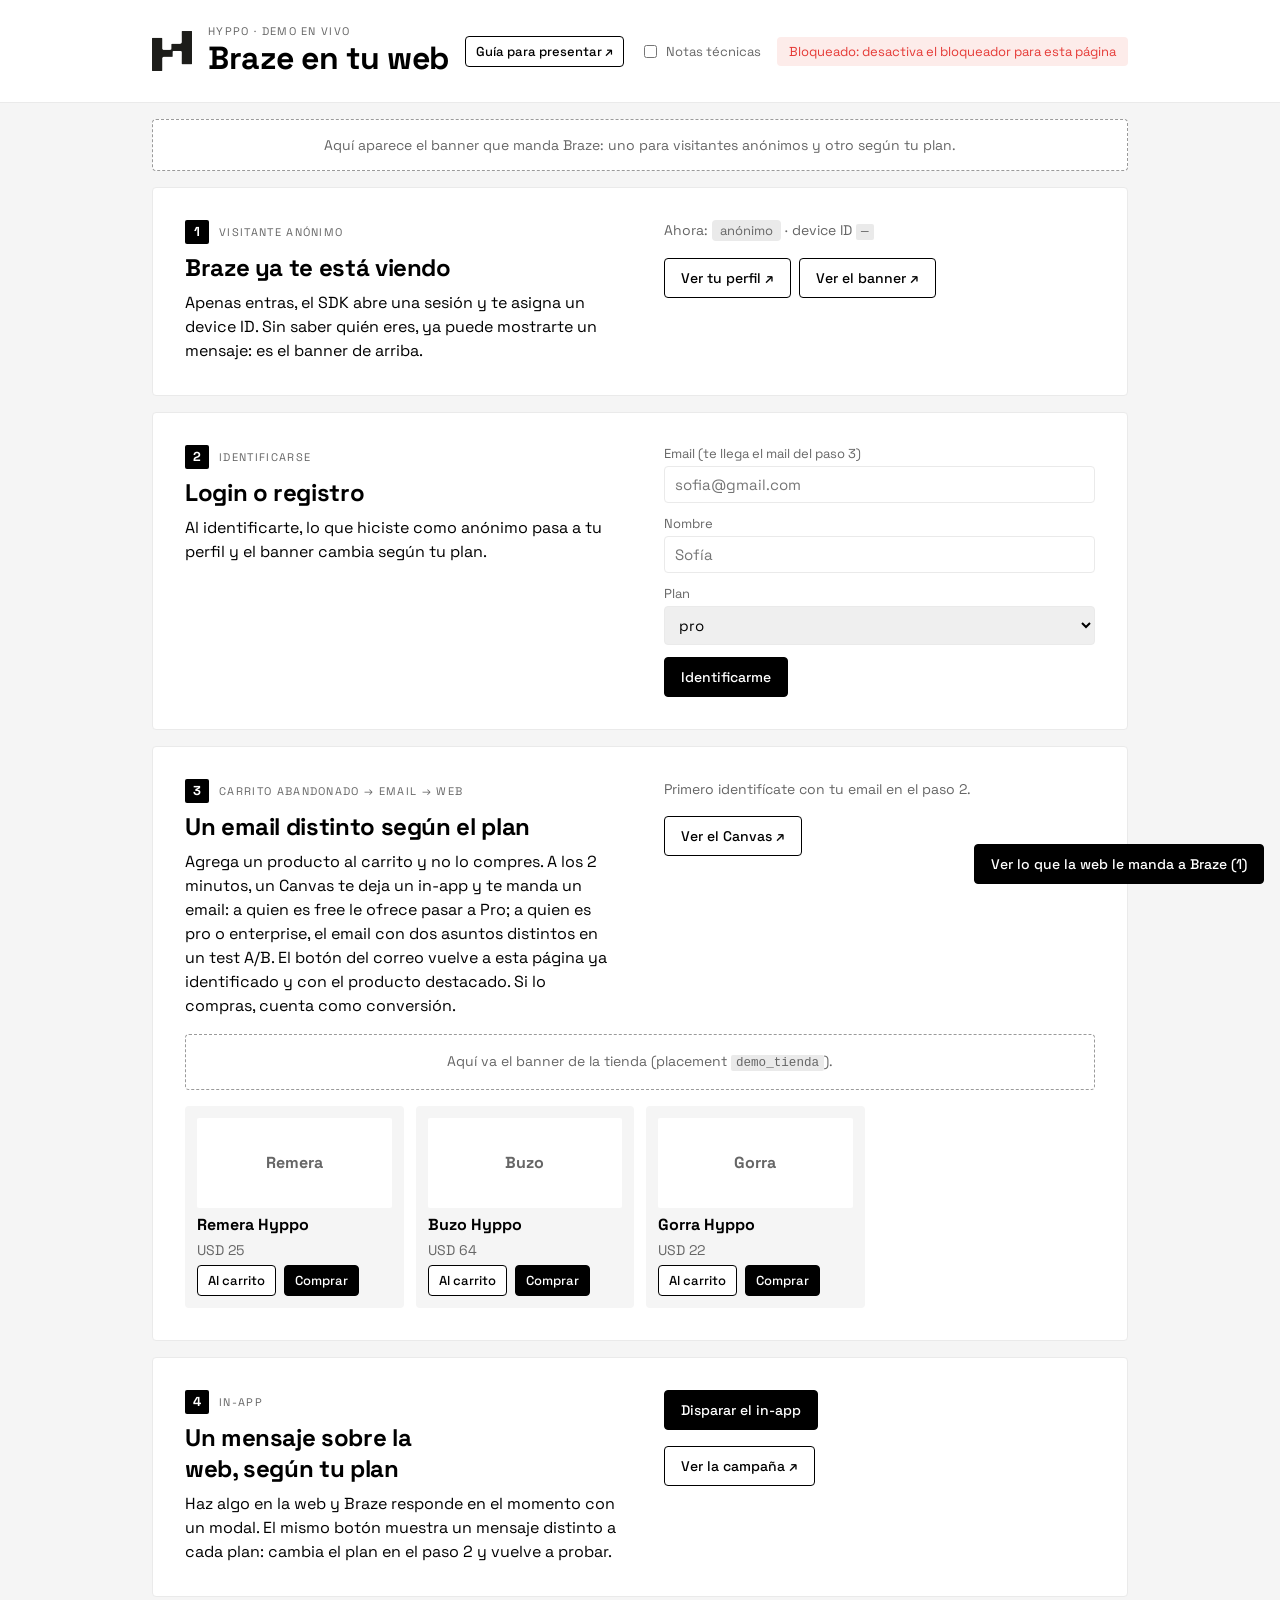
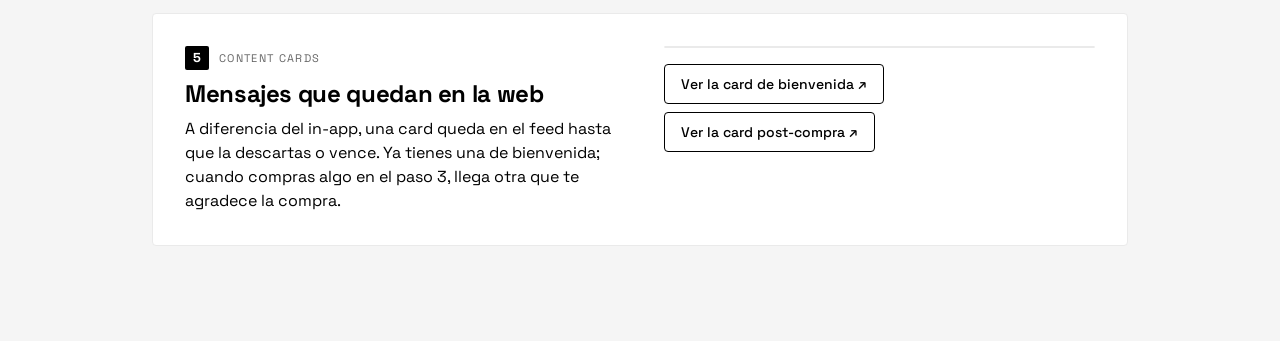
<file: index.html>
<!doctype html>
<html lang="es">
<head>
  <meta charset="utf-8">
  <meta name="viewport" content="width=device-width, initial-scale=1">
  <title>Hyppo · Demo Braze</title>
  <link rel="icon" href="assets/isotipo.png">
  <link rel="stylesheet" href="https://fonts.googleapis.com/css2?family=Space+Grotesk:wght@400;500;700&display=swap">
  <link rel="stylesheet" href="css/styles.css">
</head>
<body class="log-closed">
  <header class="top"><div class="wrap">
    <img src="assets/isotipo.png" alt="Hyppo" class="logo">
    <div>
      <p class="caps">Hyppo · Demo en vivo</p>
      <h1>Braze en tu web</h1>
    </div>
    <div class="top-right">
      <a class="btn ghost small-btn" href="guia.html" target="_blank" rel="noopener">Guía para presentar ↗</a>
      <label class="switch"><input type="checkbox" id="toggle-notes"> Notas técnicas</label>
      <div id="status" class="status">Cargando…</div>
    </div>
  </div></header>

  <!-- Placement de Banner "hero": Braze dibuja el banner dentro de este div. -->
  <div class="wrap banner-wrap">
    <div class="banner-slot" data-placement="hero">
      <p class="muted">Aquí aparece el banner que manda Braze: uno para visitantes anónimos y otro según tu plan.</p>
    </div>
  </div>

  <div class="wrap"><div id="from-email" class="callout" hidden>
    <strong>Llegaste desde el email.</strong> Braze registró el clic y la web te identificó como <code id="from-email-id"></code>. Compra el producto destacado y mira la conversión en el Canvas.
  </div></div>

  <main class="wrap">
    <section class="card step" id="paso-1">
      <div class="step-body">
        <p class="caps"><span class="num">1</span>Visitante anónimo</p>
        <h2>Braze ya te está viendo</h2>
        <p>Apenas entras, el SDK abre una sesión y te asigna un device ID. Sin saber quién eres, ya puede mostrarte un mensaje: es el banner de arriba.</p>
      </div>
      <div class="step-action">
        <p class="muted">Ahora: <span id="who" class="pill">anónimo</span> · device ID <code id="device-id">—</code></p>
        <div class="links">
          <a class="btn ghost" id="link-profile" target="_blank" rel="noopener">Ver tu perfil ↗</a>
          <a class="btn ghost" data-link="campaign:bannerHero">Ver el banner ↗</a>
        </div>
      </div>
      <details class="notes">
        <summary>Notas técnicas</summary>
        <ul>
          <li>El perfil anónimo existe desde la primera visita, con sesiones, navegador y país. En Audience → Search Users se lo encuentra por device ID (<code>braze.getDeviceId()</code>).</li>
          <li>El banner es una campaña de <em>Banner</em> sobre el placement <code data-placement-id="hero"></code>, creado antes en Settings → Banner Placements con el mismo ID que usa el código. Su texto lo elige el Liquid según el plan, con un default para quien no tiene.</li>
          <li>Los Banners se piden al iniciar la sesión y al llamar <code>changeUser</code>. A mano, <code>requestBannersRefresh</code> tiene un límite de 5 pedidos por sesión, con uno nuevo cada 3 minutos.</li>
          <li>Banners, como los in-app HTML, requieren <code>allowUserSuppliedJavascript: true</code> en el <code>initialize</code>.</li>
        </ul>
      </details>
    </section>

    <section class="card step" id="paso-2">
      <div class="step-body">
        <p class="caps"><span class="num">2</span>Identificarse</p>
        <h2>Login o registro</h2>
        <p>Al identificarte, lo que hiciste como anónimo pasa a tu perfil y el banner cambia según tu plan.</p>
      </div>
      <div class="step-action">
        <form id="form-user">
          <label>Email (te llega el mail del paso 3) <input name="email" type="email" required placeholder="sofia@gmail.com"></label>
          <label>Nombre <input name="first_name" placeholder="Sofía"></label>
          <label>Plan
            <select name="plan"><option>free</option><option selected>pro</option><option>enterprise</option></select>
          </label>
          <button type="submit">Identificarme</button>
        </form>
        <p id="identify-hint" class="muted"></p>
      </div>
      <details class="notes">
        <summary>Notas técnicas</summary>
        <ul>
          <li><code>changeUser(id)</code> + <code>setEmail</code>, <code>setFirstName</code> y el atributo custom <code>plan</code>. El ID es <code>demo-</code> + el email normalizado: el mismo email vuelve al mismo perfil.</li>
          <li>Lo que hizo como anónimo se fusiona con el perfil identificado si ese external ID todavía no existía.</li>
          <li><code>changeUser</code> no tiene vuelta atrás: un navegador identificado no vuelve a ser anónimo. "Empezar de nuevo" (en el panel negro) es <code>wipeData()</code>, que borra todo lo local y genera un device nuevo.</li>
          <li>El <code>changeUser</code> ya pide los banners, pero Braze tarda unos 20 segundos en guardar el plan: la demo los vuelve a pedir a los 15 y a los 30 segundos. Los Banners se arman cuando se piden, con el perfil de ese momento.</li>
          <li>Esta demo no usa SDK Authentication, porque necesita un backend que firme un JWT por usuario (<code>changeUser(id, jwt)</code>). En un cliente real conviene activarla: primero "Optional", después "Required".</li>
        </ul>
      </details>
    </section>

    <section class="card step" id="paso-3">
      <div class="step-body">
        <p class="caps"><span class="num">3</span>Carrito abandonado → email → web</p>
        <h2>Un email distinto según el plan</h2>
        <p>Agrega un producto al carrito y no lo compres. A los 2 minutos, un Canvas te deja un in-app y te manda un email: a quien es free le ofrece pasar a Pro; a quien es pro o enterprise, el email con dos asuntos distintos en un test A/B. El botón del correo vuelve a esta página ya identificado y con el producto destacado. Si lo compras, cuenta como conversión.</p>
      </div>
      <div class="step-action">
        <p id="cart-hint" class="muted">Primero identifícate con tu email en el paso 2.</p>
        <div class="links">
          <a class="btn ghost" data-link="canvas:carritoAbandonado">Ver el Canvas ↗</a>
        </div>
      </div>
      <div class="banner-slot" data-placement="tienda">
        <p class="muted">Aquí va el banner de la tienda (placement <code data-placement-id="tienda"></code>).</p>
      </div>
      <div class="products" id="products"></div>
      <details class="notes">
        <summary>Notas técnicas</summary>
        <ul>
          <li>"Al carrito" manda el custom event <code>agrego_al_carrito</code> con el producto, el nombre, el precio y el plan. El Canvas entra con ese evento, espera 2 minutos, copia el plan a una variable con un paso de Context y se divide con Audience Paths: Audience Paths no filtra directo por propiedades del evento de entrada.</li>
          <li>El plan viaja en el evento y no se lee del perfil: si la persona se acaba de identificar, Braze puede no haber procesado todavía el atributo.</li>
          <li>La rama de pro y enterprise es un Experiment Path 50/50 de asunto. Experiment Paths exige un conversion event, y a un Canvas activo no se le puede agregar uno: hay que configurarlo antes de lanzar.</li>
          <li>"Comprar" es <code>logPurchase</code> (va a Revenue y a Data Settings → Products) más el custom event <code>compro</code>, que el Canvas usa como conversión y como salida: en este sandbox el editor no ofrece "Makes Purchase".</li>
          <li>Braze no identifica solo a quien llega desde un email: el link lleva <code>?uid={{${user_id}}}&amp;producto=…</code> y la web llama a <code>changeUser(uid)</code>.</li>
          <li>El banner de arriba de los productos es otra campaña de Banner, sobre el placement <code data-placement-id="tienda"></code>.</li>
        </ul>
      </details>
    </section>

    <section class="card step" id="paso-4">
      <div class="step-body">
        <p class="caps"><span class="num">4</span>In-app</p>
        <h2>Un mensaje sobre la web, según tu plan</h2>
        <p>Haz algo en la web y Braze responde en el momento con un modal. El mismo botón muestra un mensaje distinto a cada plan: cambia el plan en el paso 2 y vuelve a probar.</p>
      </div>
      <div class="step-action">
        <div><button id="btn-inapp">Disparar el in-app</button></div>
        <div class="links">
          <a class="btn ghost" data-link="campaign:ofertaPorPlan">Ver la campaña ↗</a>
        </div>
      </div>
      <details class="notes">
        <summary>Notas técnicas</summary>
        <ul>
          <li>El botón manda el custom event <code>demo_boton_clickeado</code>; una campaña In-App Message action-based responde con un modal cuyo texto elige el Liquid según el plan.</li>
          <li>El SDK baja los triggers y arma el mensaje al iniciar la sesión, no al mostrarlo. Por eso la campaña tiene tildado "Re-evaluate campaign eligibility before displaying": si no, quien se identificó en la misma sesión ve el texto por default.</li>
          <li>Una campaña recién lanzada aparece recién en la sesión siguiente, y el SDK espera 30 segundos entre dos in-app.</li>
        </ul>
      </details>
    </section>

    <section class="card step" id="paso-5">
      <div class="step-body">
        <p class="caps"><span class="num">5</span>Content Cards</p>
        <h2>Mensajes que quedan en la web</h2>
        <p>A diferencia del in-app, una card queda en el feed hasta que la descartas o vence. Ya tienes una de bienvenida; cuando compras algo en el paso 3, llega otra que te agradece la compra.</p>
      </div>
      <div class="step-action">
        <div id="cards-feed"></div>
        <div class="links">
          <a class="btn ghost" data-link="campaign:cardBienvenida">Ver la card de bienvenida ↗</a>
          <a class="btn ghost" data-link="campaign:cardPostCompra">Ver la card post-compra ↗</a>
        </div>
      </div>
      <details class="notes">
        <summary>Notas técnicas</summary>
        <ul>
          <li><code>showContentCards</code> dibuja el feed con el estilo de Braze dentro del contenedor que se le pasa; con <code>getCachedContentCards()</code> se puede armar uno propio.</li>
          <li>La de bienvenida se crea "en la primera impresión": la ven también los usuarios nuevos, no solo los que existían al lanzarla.</li>
          <li>La post-compra es action-based con trigger <code>compro</code> y lee el producto de las propiedades del evento. Tarda unos 20 segundos en estar disponible: la demo vuelve a pedir el feed a los 15 y a los 30 segundos. Vence a los 7 días y se puede volver a recibir al minuto.</li>
        </ul>
      </details>
    </section>
  </main>

  <button type="button" id="btn-log-open" class="log-tab">Ver lo que la web le manda a Braze (<span id="log-count">0</span>)</button>
  <aside class="log">
    <div class="log-head">
      <span class="caps">Lo que la web le manda a Braze</span>
      <button type="button" id="btn-reset" class="ghost small">Empezar de nuevo</button>
      <button type="button" id="btn-log-close" class="ghost small" aria-label="Minimizar el panel">—</button>
    </div>
    <ol id="log"></ol>
  </aside>

  <script src="https://js.appboycdn.com/web-sdk/7.1/braze.min.js"></script>
  <script src="js/config.js"></script>
  <script src="js/app.js"></script>
</body>
</html>
</file>
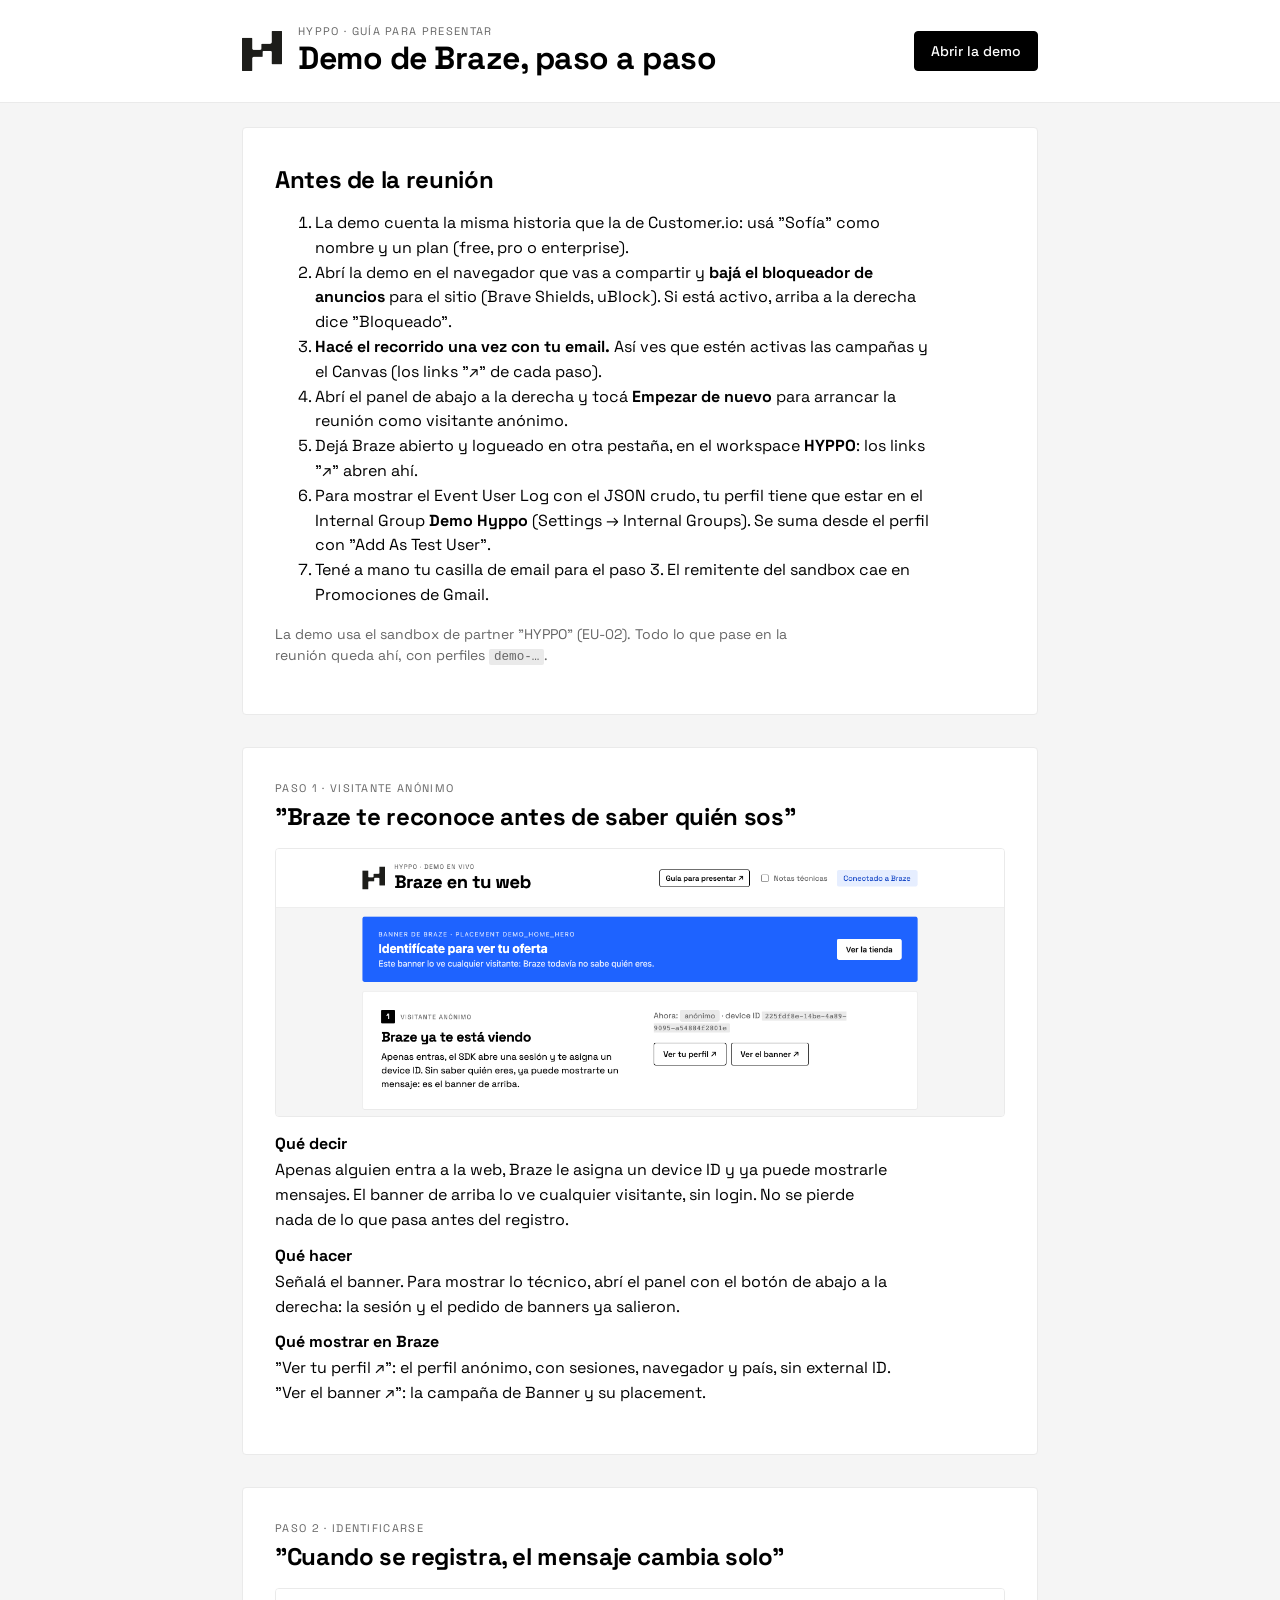
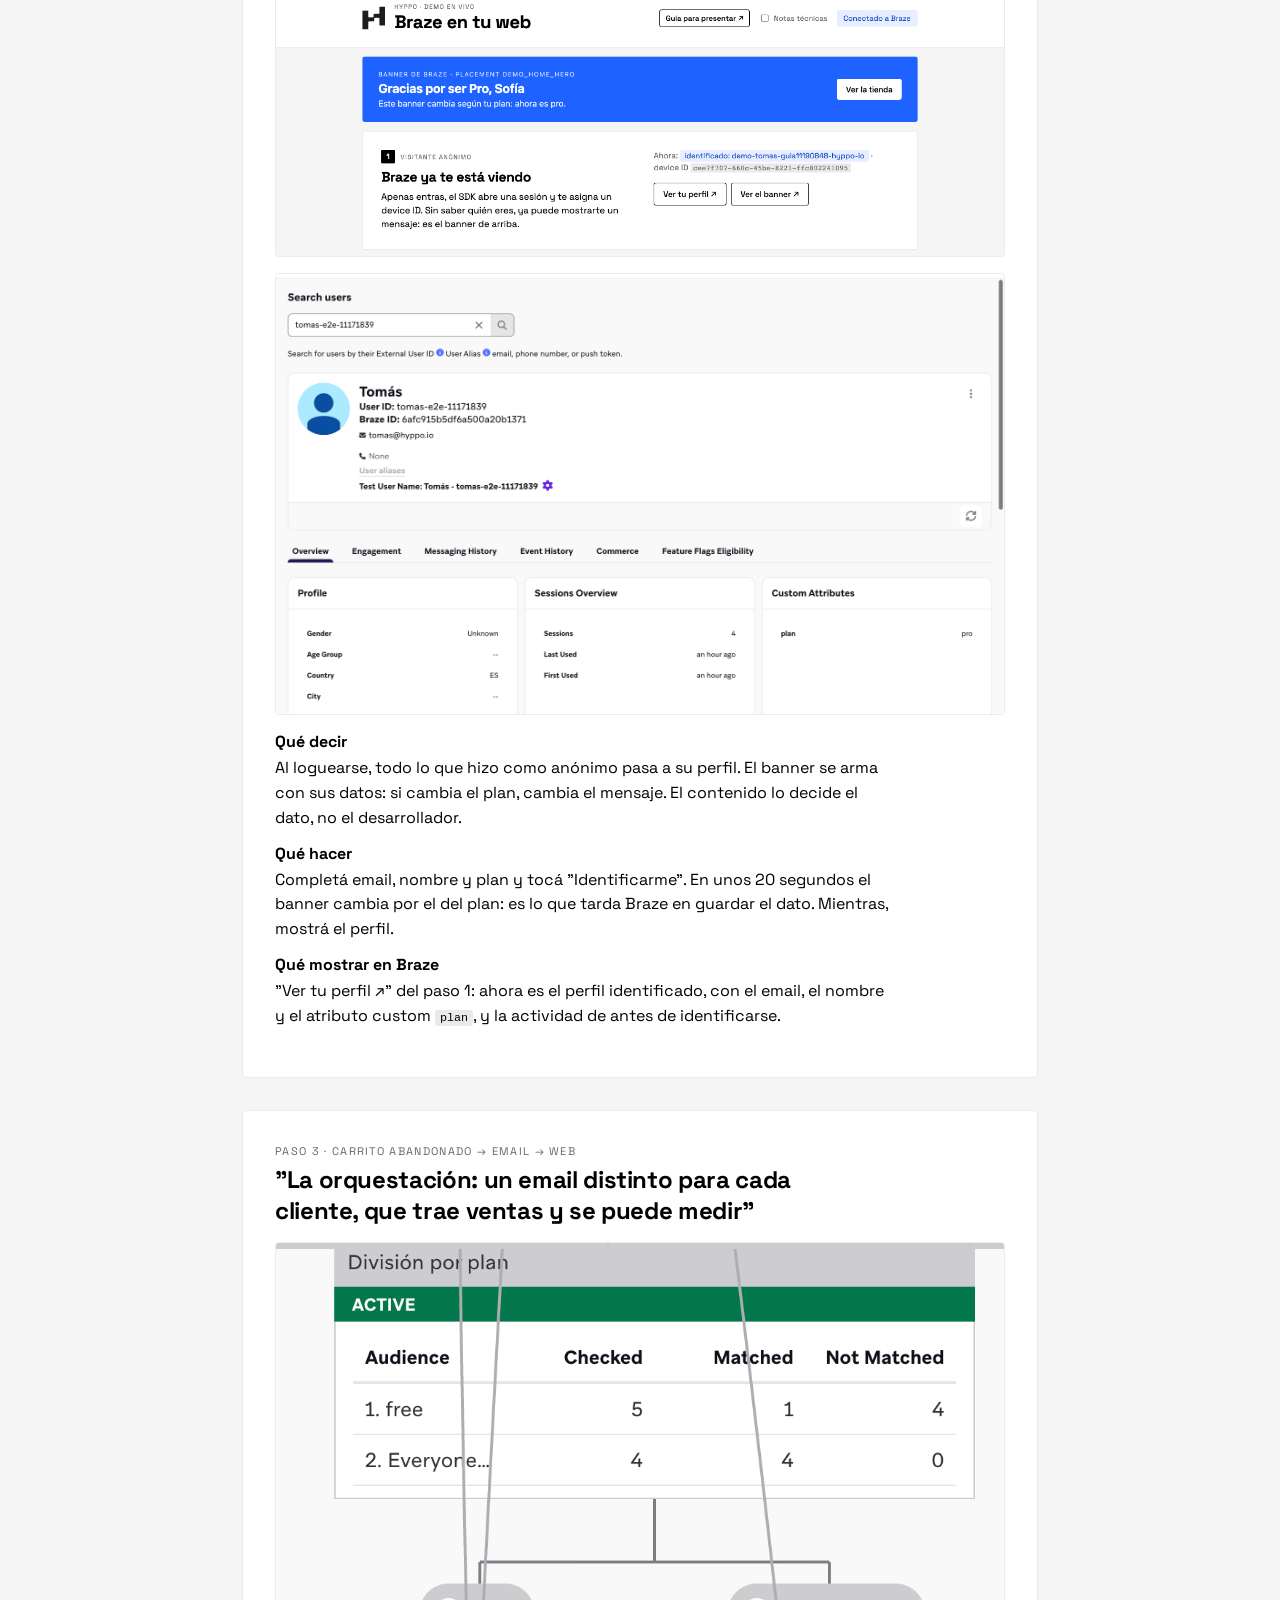
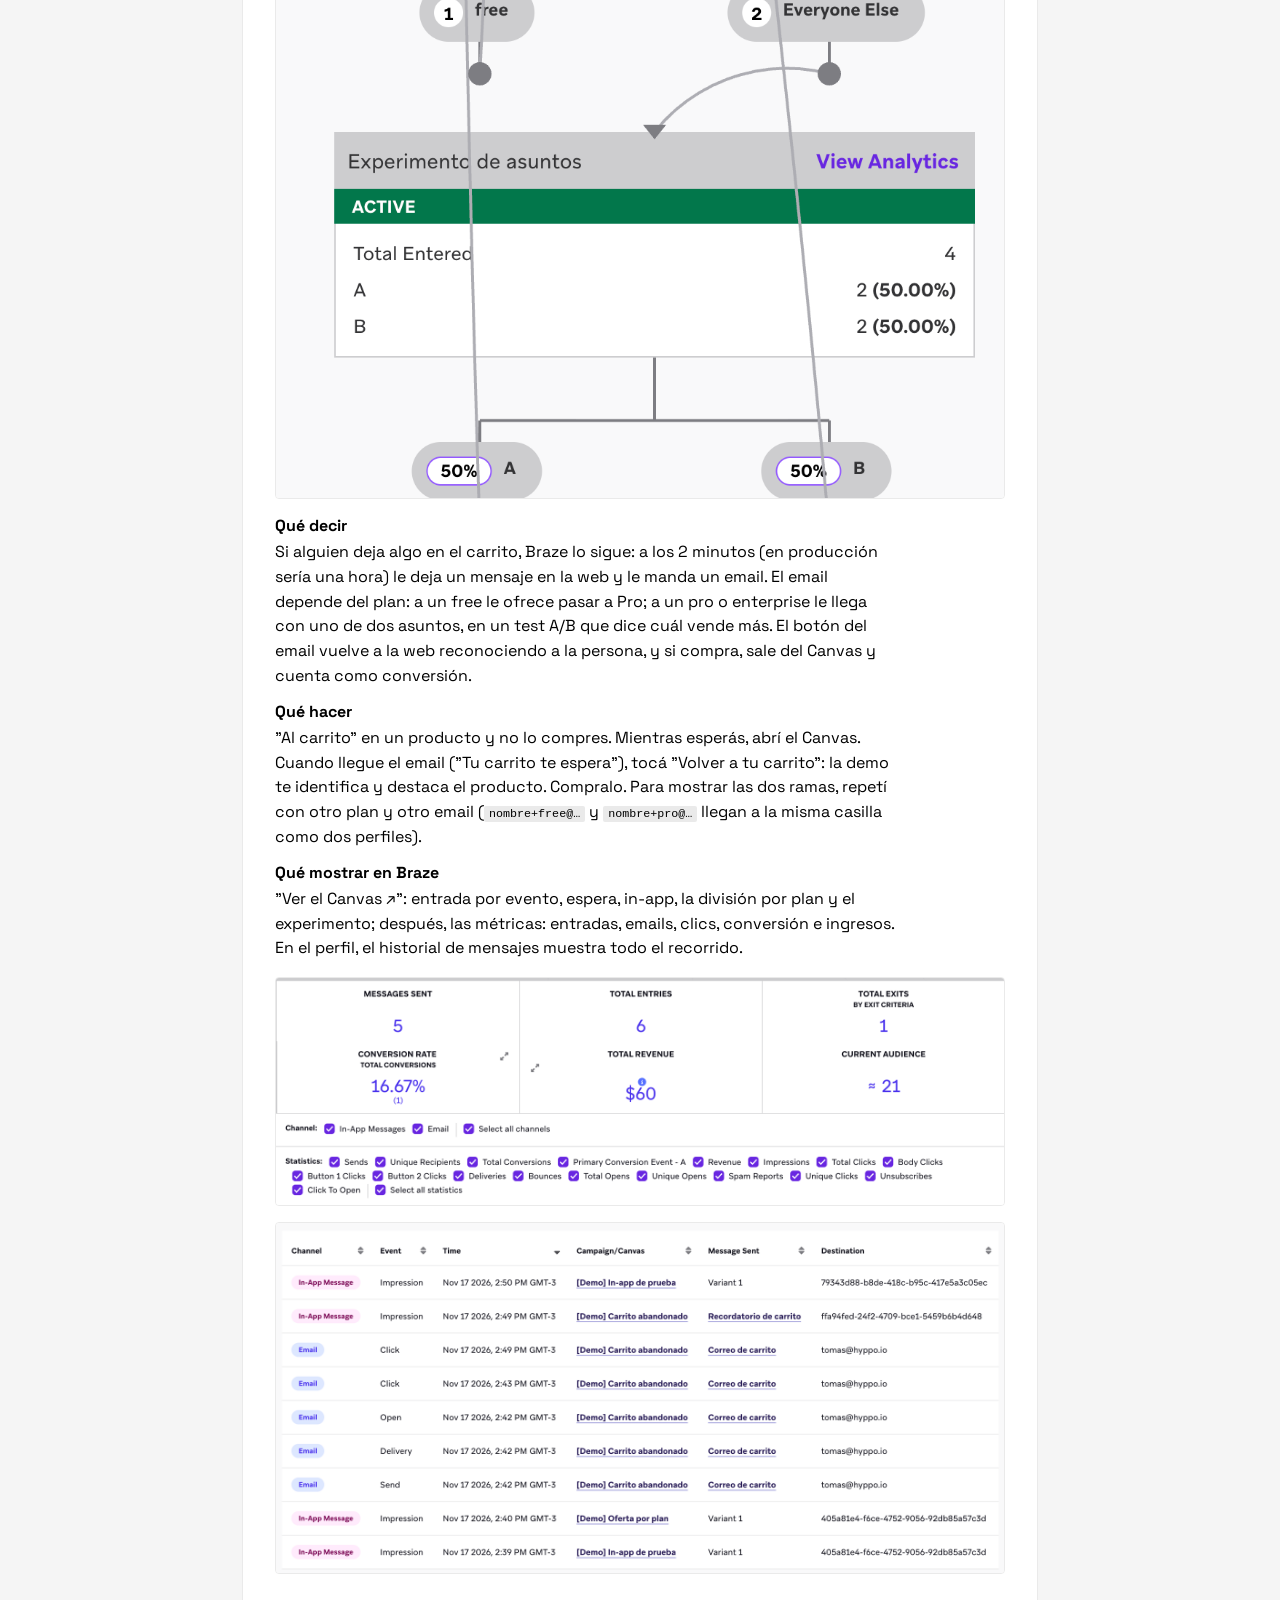
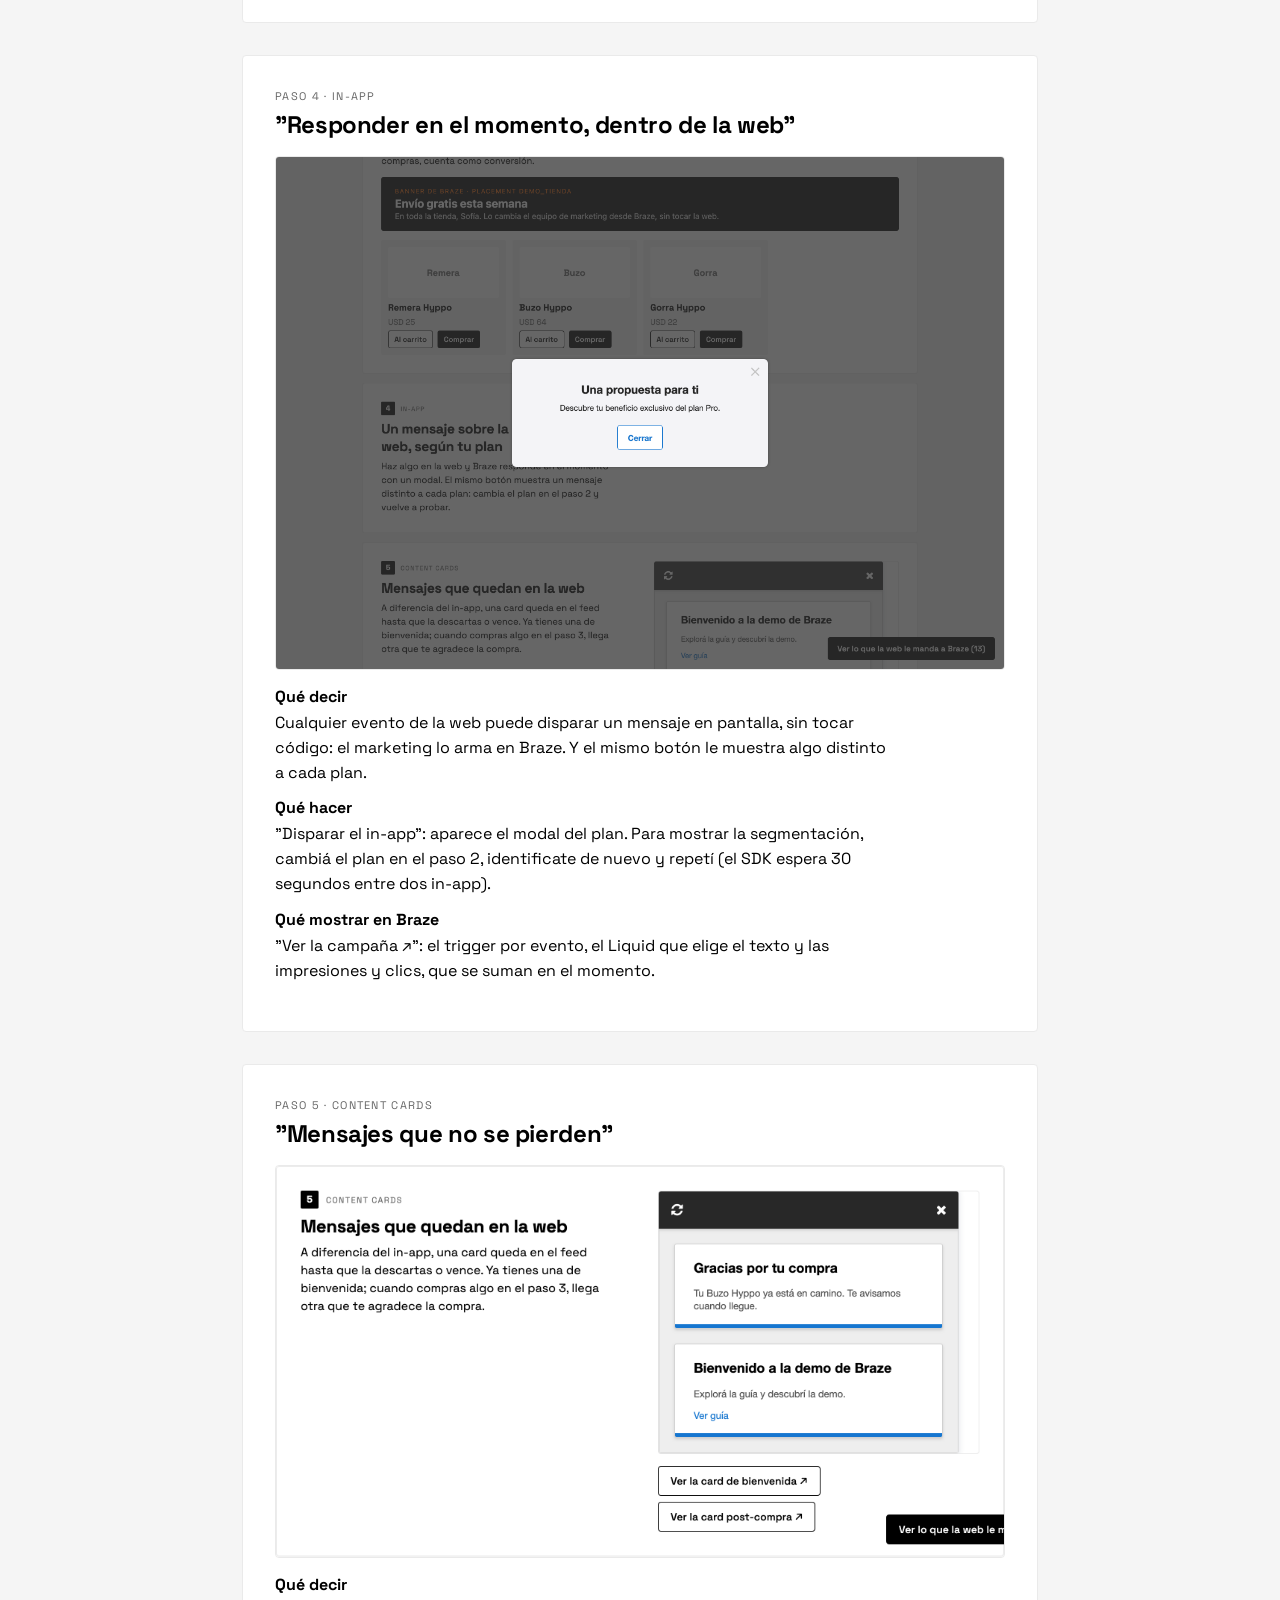
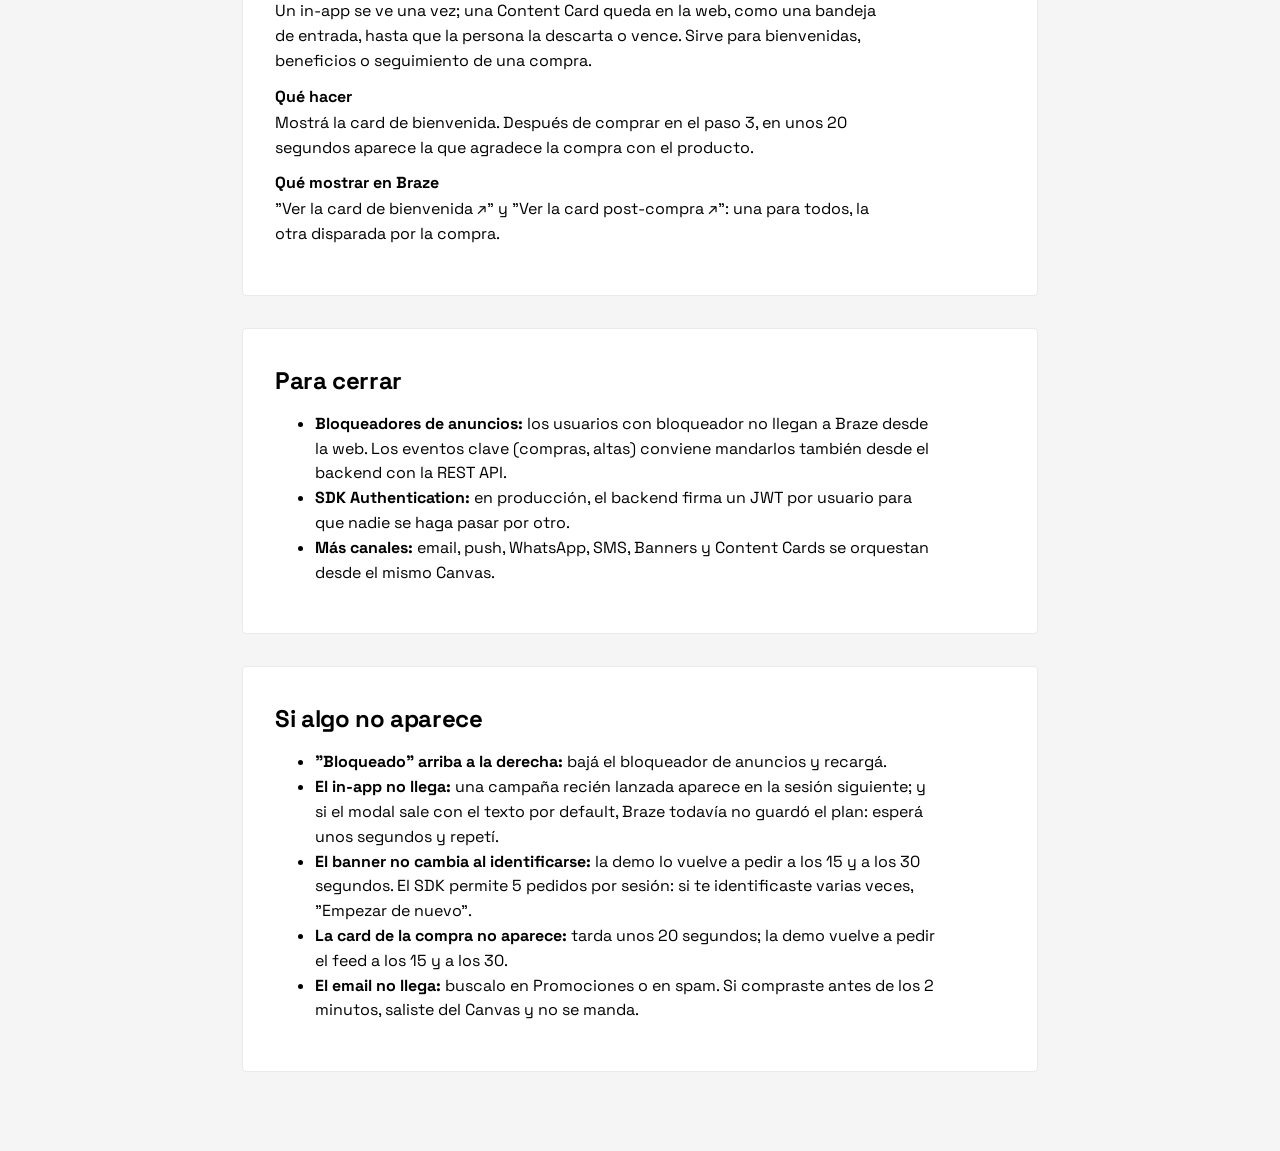
<file: guia.html>
<!doctype html>
<html lang="es">
<head>
  <meta charset="utf-8">
  <meta name="viewport" content="width=device-width, initial-scale=1">
  <title>Hyppo · Guía de la demo Braze</title>
  <link rel="icon" href="assets/isotipo.png">
  <link rel="stylesheet" href="https://fonts.googleapis.com/css2?family=Space+Grotesk:wght@400;500;700&display=swap">
  <link rel="stylesheet" href="css/styles.css">
</head>
<body class="guide">
  <header class="top"><div class="wrap">
    <img src="assets/isotipo.png" alt="Hyppo" class="logo">
    <div>
      <p class="caps">Hyppo · Guía para presentar</p>
      <h1>Demo de Braze, paso a paso</h1>
    </div>
    <div class="top-right">
      <a class="btn" href="./">Abrir la demo</a>
    </div>
  </div></header>

  <main class="guide-main wrap">
    <section class="card">
      <h2>Antes de la reunión</h2>
      <ol>
        <li>La demo cuenta la misma historia que la de Customer.io: usá "Sofía" como nombre y un plan (free, pro o enterprise).</li>
        <li>Abrí la demo en el navegador que vas a compartir y <strong>bajá el bloqueador de anuncios</strong> para el sitio (Brave Shields, uBlock). Si está activo, arriba a la derecha dice "Bloqueado".</li>
        <li><strong>Hacé el recorrido una vez con tu email.</strong> Así ves que estén activas las campañas y el Canvas (los links "↗" de cada paso).</li>
        <li>Abrí el panel de abajo a la derecha y tocá <strong>Empezar de nuevo</strong> para arrancar la reunión como visitante anónimo.</li>
        <li>Dejá Braze abierto y logueado en otra pestaña, en el workspace <strong>HYPPO</strong>: los links "↗" abren ahí.</li>
        <li>Para mostrar el Event User Log con el JSON crudo, tu perfil tiene que estar en el Internal Group <strong>Demo Hyppo</strong> (Settings → Internal Groups). Se suma desde el perfil con "Add As Test User".</li>
        <li>Tené a mano tu casilla de email para el paso 3. El remitente del sandbox cae en Promociones de Gmail.</li>
      </ol>
      <p class="muted">La demo usa el sandbox de partner "HYPPO" (EU-02). Todo lo que pase en la reunión queda ahí, con perfiles <code>demo-…</code>.</p>
    </section>

    <section class="card">
      <p class="caps">Paso 1 · Visitante anónimo</p>
      <h2>"Braze te reconoce antes de saber quién sos"</h2>
      <figure><img src="assets/guia/1-anonimo.png" alt="Banner para visitantes anónimos arriba de la demo"></figure>
      <dl>
        <dt>Qué decir</dt>
        <dd>Apenas alguien entra a la web, Braze le asigna un device ID y ya puede mostrarle mensajes. El banner de arriba lo ve cualquier visitante, sin login. No se pierde nada de lo que pasa antes del registro.</dd>
        <dt>Qué hacer</dt>
        <dd>Señalá el banner. Para mostrar lo técnico, abrí el panel con el botón de abajo a la derecha: la sesión y el pedido de banners ya salieron.</dd>
        <dt>Qué mostrar en Braze</dt>
        <dd>"Ver tu perfil ↗": el perfil anónimo, con sesiones, navegador y país, sin external ID. "Ver el banner ↗": la campaña de Banner y su placement.</dd>
      </dl>
    </section>

    <section class="card">
      <p class="caps">Paso 2 · Identificarse</p>
      <h2>"Cuando se registra, el mensaje cambia solo"</h2>
      <figure><img src="assets/guia/2-identificado.png" alt="El banner con el texto del plan de la persona identificada"></figure>
      <figure><img src="assets/guia/braze-perfil.png" alt="Perfil del usuario en Braze con su atributo plan"></figure>
      <dl>
        <dt>Qué decir</dt>
        <dd>Al loguearse, todo lo que hizo como anónimo pasa a su perfil. El banner se arma con sus datos: si cambia el plan, cambia el mensaje. El contenido lo decide el dato, no el desarrollador.</dd>
        <dt>Qué hacer</dt>
        <dd>Completá email, nombre y plan y tocá "Identificarme". En unos 20 segundos el banner cambia por el del plan: es lo que tarda Braze en guardar el dato. Mientras, mostrá el perfil.</dd>
        <dt>Qué mostrar en Braze</dt>
        <dd>"Ver tu perfil ↗" del paso 1: ahora es el perfil identificado, con el email, el nombre y el atributo custom <code>plan</code>, y la actividad de antes de identificarse.</dd>
      </dl>
    </section>

    <section class="card">
      <p class="caps">Paso 3 · Carrito abandonado → email → web</p>
      <h2>"La orquestación: un email distinto para cada cliente, que trae ventas y se puede medir"</h2>
      <figure><img src="assets/guia/braze-canvas-ramas.png" alt="Canvas en Braze: división por plan y experimento de asuntos 50/50"></figure>
      <dl>
        <dt>Qué decir</dt>
        <dd>Si alguien deja algo en el carrito, Braze lo sigue: a los 2 minutos (en producción sería una hora) le deja un mensaje en la web y le manda un email. El email depende del plan: a un free le ofrece pasar a Pro; a un pro o enterprise le llega con uno de dos asuntos, en un test A/B que dice cuál vende más. El botón del email vuelve a la web reconociendo a la persona, y si compra, sale del Canvas y cuenta como conversión.</dd>
        <dt>Qué hacer</dt>
        <dd>"Al carrito" en un producto y no lo compres. Mientras esperás, abrí el Canvas. Cuando llegue el email ("Tu carrito te espera"), tocá "Volver a tu carrito": la demo te identifica y destaca el producto. Compralo. Para mostrar las dos ramas, repetí con otro plan y otro email (<code>nombre+free@…</code> y <code>nombre+pro@…</code> llegan a la misma casilla como dos perfiles).</dd>
        <dt>Qué mostrar en Braze</dt>
        <dd>"Ver el Canvas ↗": entrada por evento, espera, in-app, la división por plan y el experimento; después, las métricas: entradas, emails, clics, conversión e ingresos. En el perfil, el historial de mensajes muestra todo el recorrido.</dd>
      </dl>
      <figure><img src="assets/guia/braze-canvas-metricas.png" alt="Métricas del Canvas: mensajes, entradas, conversión e ingresos"></figure>
      <figure><img src="assets/guia/braze-perfil-historial.png" alt="Historial de mensajes del usuario en Braze"></figure>
    </section>

    <section class="card">
      <p class="caps">Paso 4 · In-app</p>
      <h2>"Responder en el momento, dentro de la web"</h2>
      <figure><img src="assets/guia/4-inapp.png" alt="Modal in-app de Braze sobre la demo"></figure>
      <dl>
        <dt>Qué decir</dt>
        <dd>Cualquier evento de la web puede disparar un mensaje en pantalla, sin tocar código: el marketing lo arma en Braze. Y el mismo botón le muestra algo distinto a cada plan.</dd>
        <dt>Qué hacer</dt>
        <dd>"Disparar el in-app": aparece el modal del plan. Para mostrar la segmentación, cambiá el plan en el paso 2, identificate de nuevo y repetí (el SDK espera 30 segundos entre dos in-app).</dd>
        <dt>Qué mostrar en Braze</dt>
        <dd>"Ver la campaña ↗": el trigger por evento, el Liquid que elige el texto y las impresiones y clics, que se suman en el momento.</dd>
      </dl>
    </section>

    <section class="card">
      <p class="caps">Paso 5 · Content Cards</p>
      <h2>"Mensajes que no se pierden"</h2>
      <figure><img src="assets/guia/5-cards.png" alt="Feed de Content Cards con la card de bienvenida y la de la compra"></figure>
      <dl>
        <dt>Qué decir</dt>
        <dd>Un in-app se ve una vez; una Content Card queda en la web, como una bandeja de entrada, hasta que la persona la descarta o vence. Sirve para bienvenidas, beneficios o seguimiento de una compra.</dd>
        <dt>Qué hacer</dt>
        <dd>Mostrá la card de bienvenida. Después de comprar en el paso 3, en unos 20 segundos aparece la que agradece la compra con el producto.</dd>
        <dt>Qué mostrar en Braze</dt>
        <dd>"Ver la card de bienvenida ↗" y "Ver la card post-compra ↗": una para todos, la otra disparada por la compra.</dd>
      </dl>
    </section>

    <section class="card">
      <h2>Para cerrar</h2>
      <ul>
        <li><strong>Bloqueadores de anuncios:</strong> los usuarios con bloqueador no llegan a Braze desde la web. Los eventos clave (compras, altas) conviene mandarlos también desde el backend con la REST API.</li>
        <li><strong>SDK Authentication:</strong> en producción, el backend firma un JWT por usuario para que nadie se haga pasar por otro.</li>
        <li><strong>Más canales:</strong> email, push, WhatsApp, SMS, Banners y Content Cards se orquestan desde el mismo Canvas.</li>
      </ul>
    </section>

    <section class="card">
      <h2>Si algo no aparece</h2>
      <ul>
        <li><strong>"Bloqueado" arriba a la derecha:</strong> bajá el bloqueador de anuncios y recargá.</li>
        <li><strong>El in-app no llega:</strong> una campaña recién lanzada aparece en la sesión siguiente; y si el modal sale con el texto por default, Braze todavía no guardó el plan: esperá unos segundos y repetí.</li>
        <li><strong>El banner no cambia al identificarse:</strong> la demo lo vuelve a pedir a los 15 y a los 30 segundos. El SDK permite 5 pedidos por sesión: si te identificaste varias veces, "Empezar de nuevo".</li>
        <li><strong>La card de la compra no aparece:</strong> tarda unos 20 segundos; la demo vuelve a pedir el feed a los 15 y a los 30.</li>
        <li><strong>El email no llega:</strong> buscalo en Promociones o en spam. Si compraste antes de los 2 minutos, saliste del Canvas y no se manda.</li>
      </ul>
    </section>
  </main>
</body>
</html>
</file>
<file: css/styles.css>
:root {
  --black: #000; --white: #fff; --blue: #1E63FF; --red: #E53935;
  --grey-05: #F5F5F5; --grey-10: #EAEAEA; --grey-40: #9A9A9A; --grey-60: #666;
  --font: "Space Grotesk", system-ui, -apple-system, "Segoe UI", Roboto, sans-serif;
  --w: 1040px;   /* un solo ancho para header, banner y pasos */
  --gap: 16px;   /* escala de espacios: 8 / 16 / 24 / 32 */
}
* { box-sizing: border-box; }
[hidden] { display: none !important; }
body { margin: 0; font-family: var(--font); color: var(--black); background: var(--grey-05); padding-right: 380px; }
code { font-size: 0.9em; background: var(--grey-10); padding: 1px 5px; border-radius: 2px; }
h1, h2 { margin: 0; letter-spacing: -0.015em; text-wrap: balance; }
h1 { font-size: 32px; }
h2 { font-size: 24px; }
.caps { text-transform: uppercase; letter-spacing: 0.12em; font-size: 11px; color: var(--grey-60); margin: 0; }
.muted { color: var(--grey-60); font-size: 14px; }
p:empty { display: none; }

/* Contenedor común: todo comparte el mismo ancho y los mismos bordes. */
.wrap { max-width: var(--w); margin-inline: auto; padding-inline: 32px; }

.top { background: var(--white); border-bottom: 1px solid var(--grey-10); }
.top .wrap { display: flex; align-items: center; gap: var(--gap); padding-block: 24px; }
.logo { width: 40px; height: 40px; }
.top-right { margin-left: auto; display: flex; align-items: center; gap: var(--gap); }
.switch { display: flex; align-items: center; gap: 6px; font-size: 13px; color: var(--grey-60); cursor: pointer; }
.status { font-size: 13px; padding: 6px 12px; border-radius: 4px; background: var(--grey-10); }
/* El azul es solo para estados: conectado, identificado, llegaste desde el email. */
.status.ok { background: #E6EEFF; color: #0B3FC4; }
.status.err { background: #FDECEA; color: var(--red); }

.banner-wrap { padding-top: var(--gap); }
/* Los Banners de Braze: insertBanner() dibuja un iframe dentro del slot. Sin banner, queda el aviso punteado. */
.banner-slot { border: 1px dashed var(--grey-40); border-radius: 4px; padding: var(--gap); background: var(--white); text-align: center; }
.banner-slot p { margin: 0; }
.banner-slot.filled { border: 0; padding: 0; background: transparent; }
.banner-slot iframe { display: block; width: 100%; border: 0; }
.step > .banner-slot { grid-column: 1 / -1; }
#cards-feed { max-height: 420px; overflow-y: auto; border: 1px solid var(--grey-10); border-radius: 4px; }
.callout { margin-top: var(--gap); padding: 14px 18px; border-radius: 4px; background: #E6EEFF; color: #0B3FC4; font-size: 15px; }

/* Los pasos: una columna; cada paso es una fila con la explicación a la izquierda y la acción a la derecha. */
main { display: grid; gap: var(--gap); padding-block: var(--gap) 96px; container-type: inline-size; }
.card { background: var(--white); border: 1px solid var(--grey-10); border-radius: 4px; padding: 32px; }
.step { display: grid; grid-template-columns: minmax(0, 1fr) minmax(0, 1fr); gap: var(--gap) 48px; align-items: start; }
.step-body, .step-action { display: grid; gap: var(--gap); align-content: start; }
.step-body { gap: 8px; }
.step > .products, .step > details { grid-column: 1 / -1; }
.step p { margin: 0; line-height: 1.5; text-wrap: pretty; }
.num { display: inline-grid; place-items: center; width: 24px; height: 24px; margin-right: 10px; background: var(--black); color: var(--white); font-weight: 700; font-size: 13px; letter-spacing: 0; border-radius: 2px; }
.links { display: flex; flex-wrap: wrap; gap: 8px; }
@container (max-width: 760px) { .step { grid-template-columns: 1fr; } }

form { display: grid; gap: 12px; }
label, .field { display: grid; gap: 4px; font-size: 13px; color: var(--grey-60); }
input, select { font: inherit; font-size: 15px; padding: 8px 10px; border: 1px solid var(--grey-10); border-radius: 4px; color: var(--black); }
form button { justify-self: start; }
.field-error { color: var(--red); }

/* Botones: negro = la acción que dispara algo real; ghost = ver en Customer.io. */
button, a.btn { display: inline-block; font: inherit; font-size: 14px; font-weight: 500; padding: 10px 16px; border: 1px solid var(--black); border-radius: 4px; background: var(--black); color: var(--white); cursor: pointer; text-decoration: none; white-space: nowrap; }
button:hover, a.btn:hover { background: #222; }
button.ghost, a.btn.ghost { background: var(--white); color: var(--black); }
button.ghost:hover, a.btn.ghost:hover { background: var(--grey-05); }
button.small, a.btn.small-btn { padding: 6px 10px; font-size: 13px; }
button:disabled { opacity: 0.4; cursor: not-allowed; }
button code { background: transparent; color: inherit; }
.row { display: flex; gap: 8px; flex-wrap: wrap; align-items: center; }

.pill { font-size: 13px; padding: 2px 8px; border-radius: 4px; background: var(--grey-10); }
.pill.ok { background: #E6EEFF; color: #0B3FC4; }

.products { display: grid; grid-template-columns: repeat(auto-fill, minmax(180px, 1fr)); gap: 12px; }
.product { position: relative; background: var(--grey-05); border-radius: 4px; padding: 12px; display: grid; gap: 6px; }
.product.highlight { box-shadow: 0 0 0 2px var(--black); }
.thumb { height: 90px; border-radius: 2px; background: var(--white); display: grid; place-items: center; font-weight: 700; color: var(--grey-60); }
.tag { position: absolute; top: 8px; right: 8px; font-size: 12px; padding: 2px 6px; border-radius: 2px; background: var(--black); color: var(--white); }

.notes { display: none; font-size: 14px; border-top: 1px solid var(--grey-10); padding-top: 12px; }
body.show-notes .notes { display: block; }
summary { cursor: pointer; font-weight: 500; }
.notes li { margin: 6px 0; line-height: 1.45; }

/* Panel de eventos: arranca minimizado como una pestaña abajo a la derecha. */
.log { position: fixed; top: 0; right: 0; bottom: 0; width: 380px; background: var(--black); color: var(--white); display: flex; flex-direction: column; }
.log .caps { color: var(--grey-40); margin-right: auto; }
.log-tab { display: none; position: fixed; right: 16px; bottom: 16px; z-index: 10; }
body.log-closed { padding-right: 0; }
body.log-closed .log { display: none; }
body.log-closed .log-tab { display: block; }
.log-head { display: flex; gap: 8px; align-items: center; padding: 16px; border-bottom: 1px solid #222; }
.log-head button { border-color: #444; background: transparent; color: var(--white); flex-shrink: 0; }
#log { list-style: none; margin: 0; padding: 0 16px; overflow-y: auto; flex: 1; font-size: 12px; }
#log li { padding: 10px 0; border-bottom: 1px solid #1a1a1a; }
#log li.err code { color: #ff8a80; }
#log code { background: transparent; color: #8fb2ff; }
#log pre { margin: 6px 0 0; white-space: pre-wrap; color: var(--grey-40); }
.t { color: var(--grey-40); }

@media (max-width: 900px) {
  body { padding-right: 0; }
  .log { position: static; width: auto; max-height: 50vh; }
  .wrap { padding-inline: 16px; }
  .top .wrap, .top-right { flex-wrap: wrap; }
  .card { padding: 24px; }
}

/* Guía para presentar: la misma estructura, más angosta. */
body.guide { padding-right: 0; --w: 860px; }
.guide-main { padding-block: 24px 64px; }
.guide-main .card { margin-bottom: var(--gap); }
.guide-main h2 { margin: 4px 0 var(--gap); }
.guide-main li, .guide-main dd, .guide-main p { line-height: 1.55; max-width: 62ch; text-wrap: pretty; }
.guide-main figure { margin: var(--gap) 0; }
.guide-main figure img { width: 100%; border: 1px solid var(--grey-10); border-radius: 4px; display: block; }
.guide-main dt { font-weight: 700; margin-top: 12px; }
.guide-main dd { margin: 4px 0 0; }
</file>
